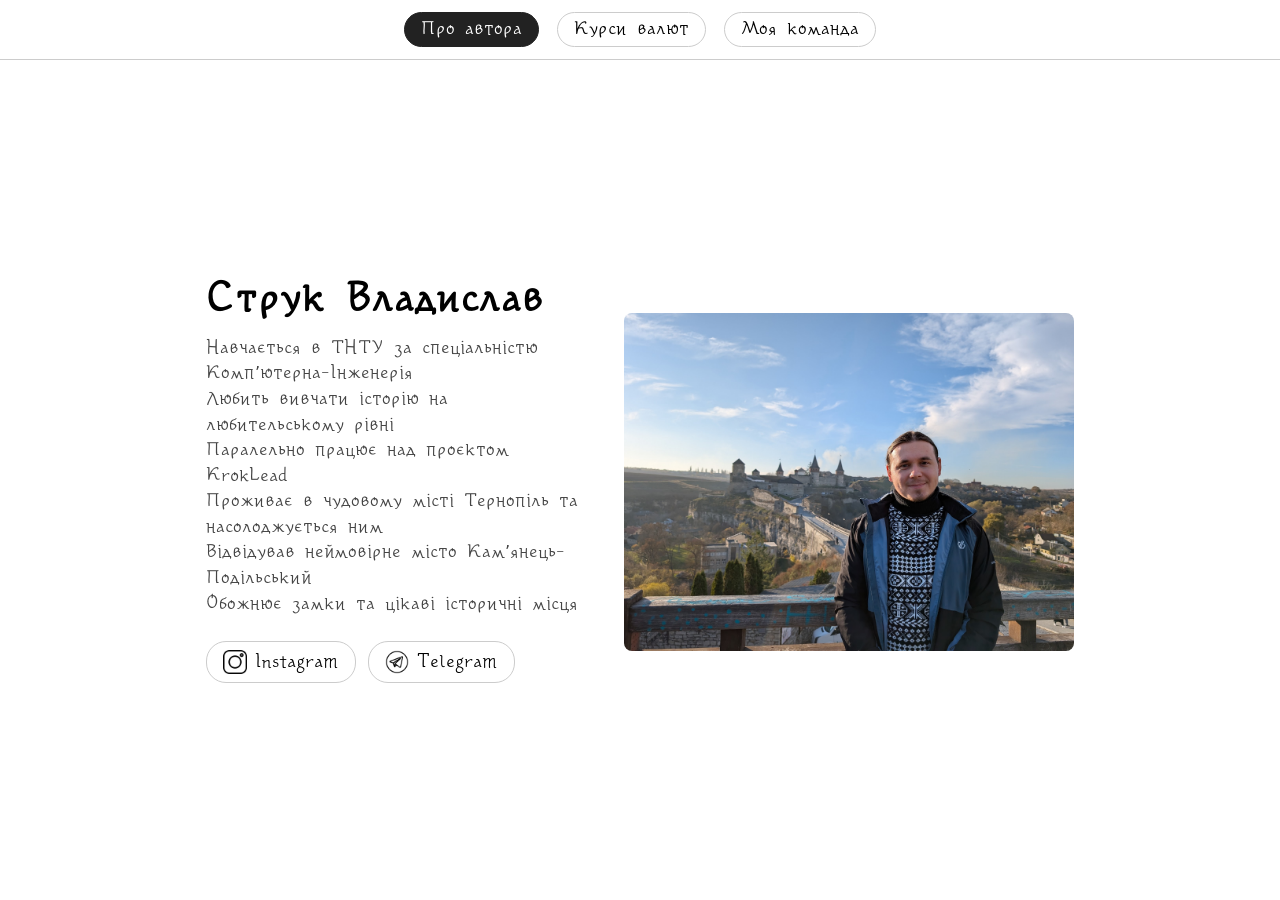
<file: index.html>
<!DOCTYPE html>
<html lang="uk">
<head>
    <meta charset="UTF-8">
    <meta name="viewport" content="width=device-width, initial-scale=1">
    <title>Про автора</title>
    <link rel="stylesheet" href="style.css">
</head>
<body>
    <header>
        <nav>
            <a href="index.html" class="active">Про автора</a>
            <a href="exchange_rate.html">Курси валют</a>
            <a href="team.html">Моя команда</a>
        </nav>
    </header>

    <div class="author">
        <div class="author-info">
            <h1>Струк Владислав</h1>
            <ul class="about">
                <li>Навчається в ТНТУ за спеціальністю Компʼютерна-Інженерія</li>
                <li>Любить вивчати історію на любительському рівні</li>
                <li>Паралельно працює над проєктом KrokLead</li>
                <li>Проживає в чудовому місті Тернопіль та насолоджується ним</li>
                <li>Відвідував неймовірне місто Камʼянець-Подільський</li>
                <li>Обожнює замки та цікаві історичні місця</li>
            </ul>

            <div class="socials">
                <a href="https://www.instagram.com/_alius_et_idem_/" target="_blank"><img src="images/instagram.png" alt="Instagram">Instagram</a>
                <a href="https://t.me/mpelius" target="_blank"><img src="images/telegram.png" alt="Telegram">Telegram</a>
            </div>
        </div>

        <img class="author-photo" src="images/photo.png" alt="Фото автора">
    </div>
</body>
</html>
</file>
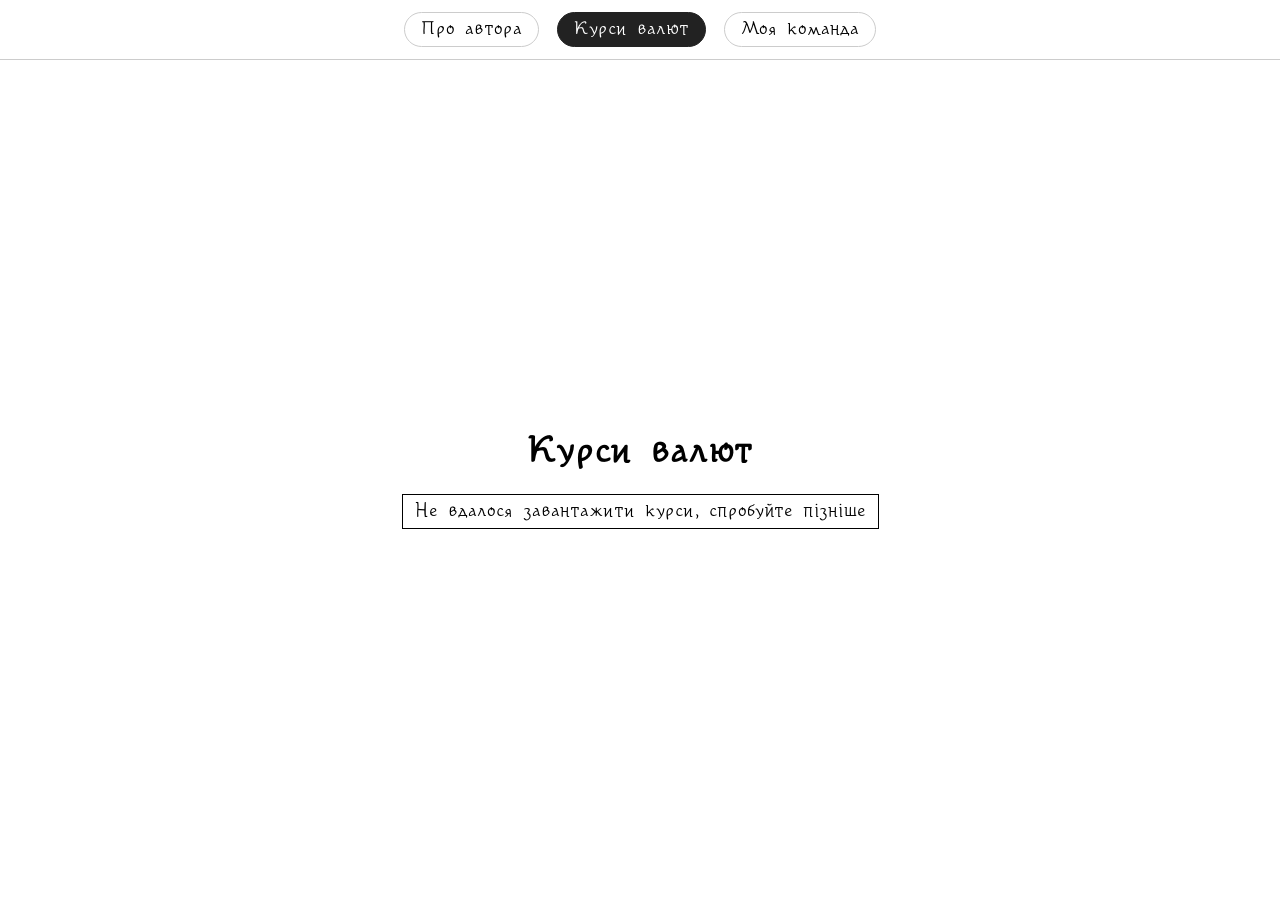
<file: exchange_rate.html>
<!DOCTYPE html>
<html lang="uk">
<head>
    <meta charset="UTF-8">
    <meta name="viewport" content="width=device-width, initial-scale=1">
    <title>Курси валют</title>
    <link rel="stylesheet" href="style.css">
</head>
<body>
    <header>
        <nav>
            <a href="index.html">Про автора</a>
            <a href="exchange_rate.html" class="active">Курси валют</a>
            <a href="team.html">Моя команда</a>
        </nav>
    </header>

    <h1>Курси валют</h1>

    <table id="rates">
        <tr><td>Завантаження...</td></tr>
    </table>

    <script>
        var currencies = { UAH: 980, USD: 840, EUR: 978, SEK: 752, MXN: 484, ZAR: 710 };
        var table = document.getElementById('rates');

        var saved = JSON.parse(localStorage.getItem('rates') || 'null');

        if (saved && Date.now() - saved.time < 5 * 60 * 1000) {
            render(saved.data);
        } else {
            fetch('https://api.monobank.ua/bank/currency')
                .then(function (response) {
                    if (!response.ok) throw new Error(response.status);
                    return response.json();
                })
                .then(function (data) {
                    localStorage.setItem('rates', JSON.stringify({ time: Date.now(), data: data }));
                    render(data);
                })
                .catch(function () {
                    if (saved) {
                        render(saved.data);
                    } else {
                        table.innerHTML = '<tr><td>Не вдалося завантажити курси, спробуйте пізніше</td></tr>';
                    }
                });
        }

        function render(data) {
            var buy = { UAH: 1 };
            var sell = { UAH: 1 };
            for (var code in currencies) {
                data.forEach(function (item) {
                    if (item.currencyCodeA === currencies[code] && item.currencyCodeB === 980) {
                        buy[code] = item.rateBuy || item.rateCross;
                        sell[code] = item.rateSell || item.rateCross;
                    }
                });
            }

            var codes = Object.keys(currencies);
            var date = new Date().toLocaleDateString('uk-UA');

            var html = '<tr><th colspan="2" rowspan="2"></th>'
                + '<th colspan="' + codes.length + '">Купівля ' + date + '</th></tr><tr>';
            codes.forEach(function (code) { html += '<th>' + code + '</th>'; });
            html += '</tr>';

            codes.forEach(function (row, i) {
                html += '<tr>';
                if (i === 0) {
                    html += '<th rowspan="' + codes.length + '">Продаж ' + date + '</th>';
                }
                html += '<th>' + row + '</th>';
                codes.forEach(function (col) {
                    var value = row === col ? 1 : buy[col] / sell[row];
                    html += '<td>' + Number(value.toFixed(4)) + '</td>';
                });
                html += '</tr>';
            });

            table.innerHTML = html;
        }
    </script>
</body>
</html>
</file>
<file: style.css>
@font-face {
    font-family: 'Kotyhoroshko';
    src: url('Kotyhoroshko-Regular.0.2.otf') format('opentype');
}

html {
    overflow-y: scroll;
}

body {
    font-family: 'Kotyhoroshko', Arial, sans-serif;
    max-width: 900px;
    margin: 0 auto;
    padding: 80px 16px 16px;
    text-align: right;
    min-height: 100vh;
    box-sizing: border-box;
    display: flex;
    flex-direction: column;
    justify-content: center;
    align-items: center;
    gap: 24px;
}

h1 {
    margin: 0;
}

header {
    position: fixed;
    top: 0;
    left: 0;
    right: 0;
    padding: 12px;
    background: #fff;
    border-bottom: 1px solid #ccc;
    text-align: center;
}

a {
    color: inherit;
    text-decoration: none;
}


nav a,
.socials a,
.team a {
    display: inline-flex;
    align-items: center;
    padding: 8px 16px;
    border: 1px solid #ccc;
    border-radius: 20px;
    transition: background 0.2s, border-color 0.2s;
}

nav a {
    margin: 0 4px;
}

nav a:hover,
.socials a:hover,
.team a:hover {
    background: #f0f0f0;
    border-color: #999;
}

nav a.active {
    background: #222;
    border-color: #222;
    color: #fff;
}

.author {
    display: flex;
    flex-wrap: wrap;
    gap: 40px;
    justify-content: center;
    align-items: center;
}

.author-info {
    flex: 1;
    min-width: 250px;
    text-align: left;
}

.author-info h1 {
    font-size: 36px;
}

.about {
    list-style: none;
    padding: 0;
    margin: 16px 0 24px;
    color: #444;
    line-height: 1.6;
}

.author-photo {
    width: 450px;
    max-width: 100%;
    border-radius: 8px;
}

.socials {
    display: flex;
    gap: 12px;
}

.socials img {
    width: 24px;
    height: 24px;
    margin-right: 8px;
}

table {
    border-collapse: collapse;
    margin: 0 auto;
}

th, td {
    border: 1px solid #000;
    padding: 8px 12px;
    text-align: center;
}

.team {
    min-width: 400px;
    border-collapse: separate;
    border-spacing: 0;
    border: 1px solid #ccc;
    border-radius: 8px;
    overflow: hidden;
}

.team th,
.team td {
    border: none;
    border-bottom: 1px solid #eee;
    padding: 14px 20px;
    text-align: left;
}

.team th {
    background: #222;
    color: #fff;
}

.team td {
    height: 30px;
}

.team tr:last-child td {
    border-bottom: none;
}

.team tr:hover td {
    background: #f7f7f7;
}

.team a {
    padding: 4px 14px;
}
</file>
